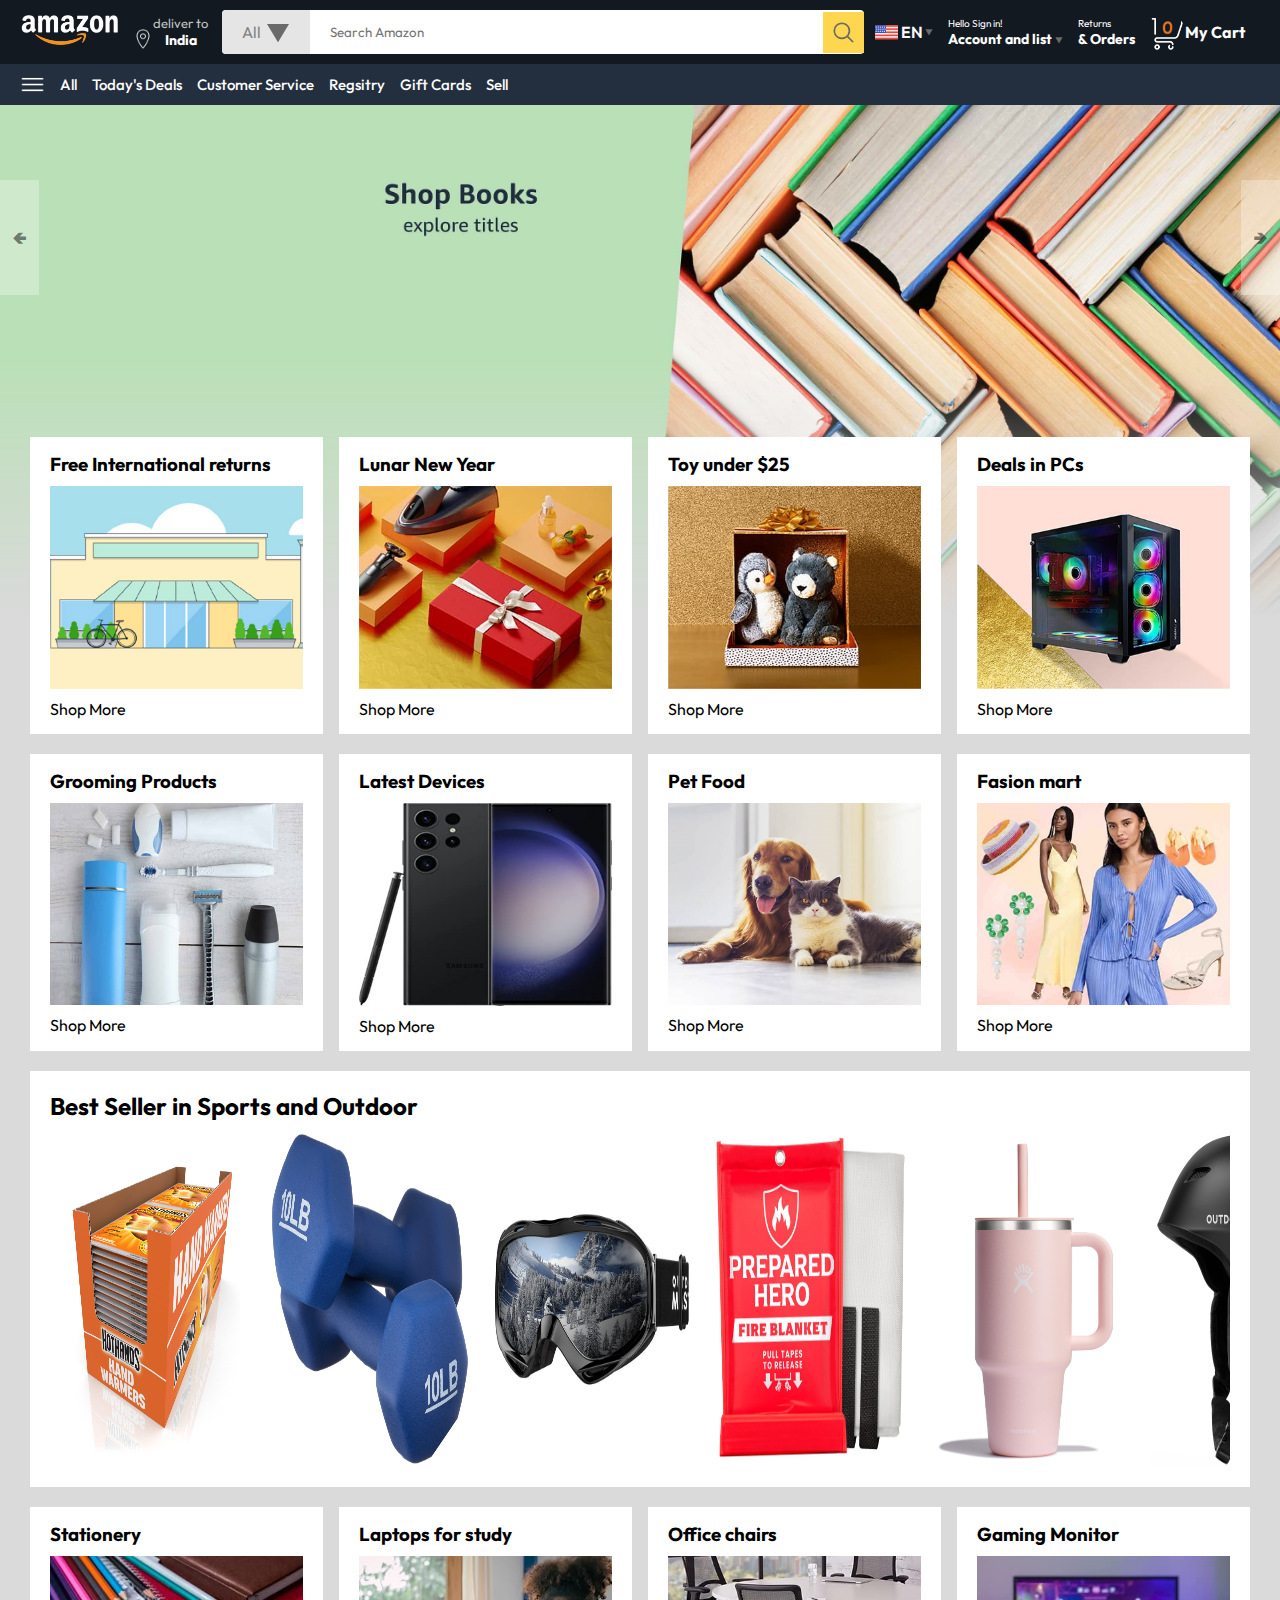
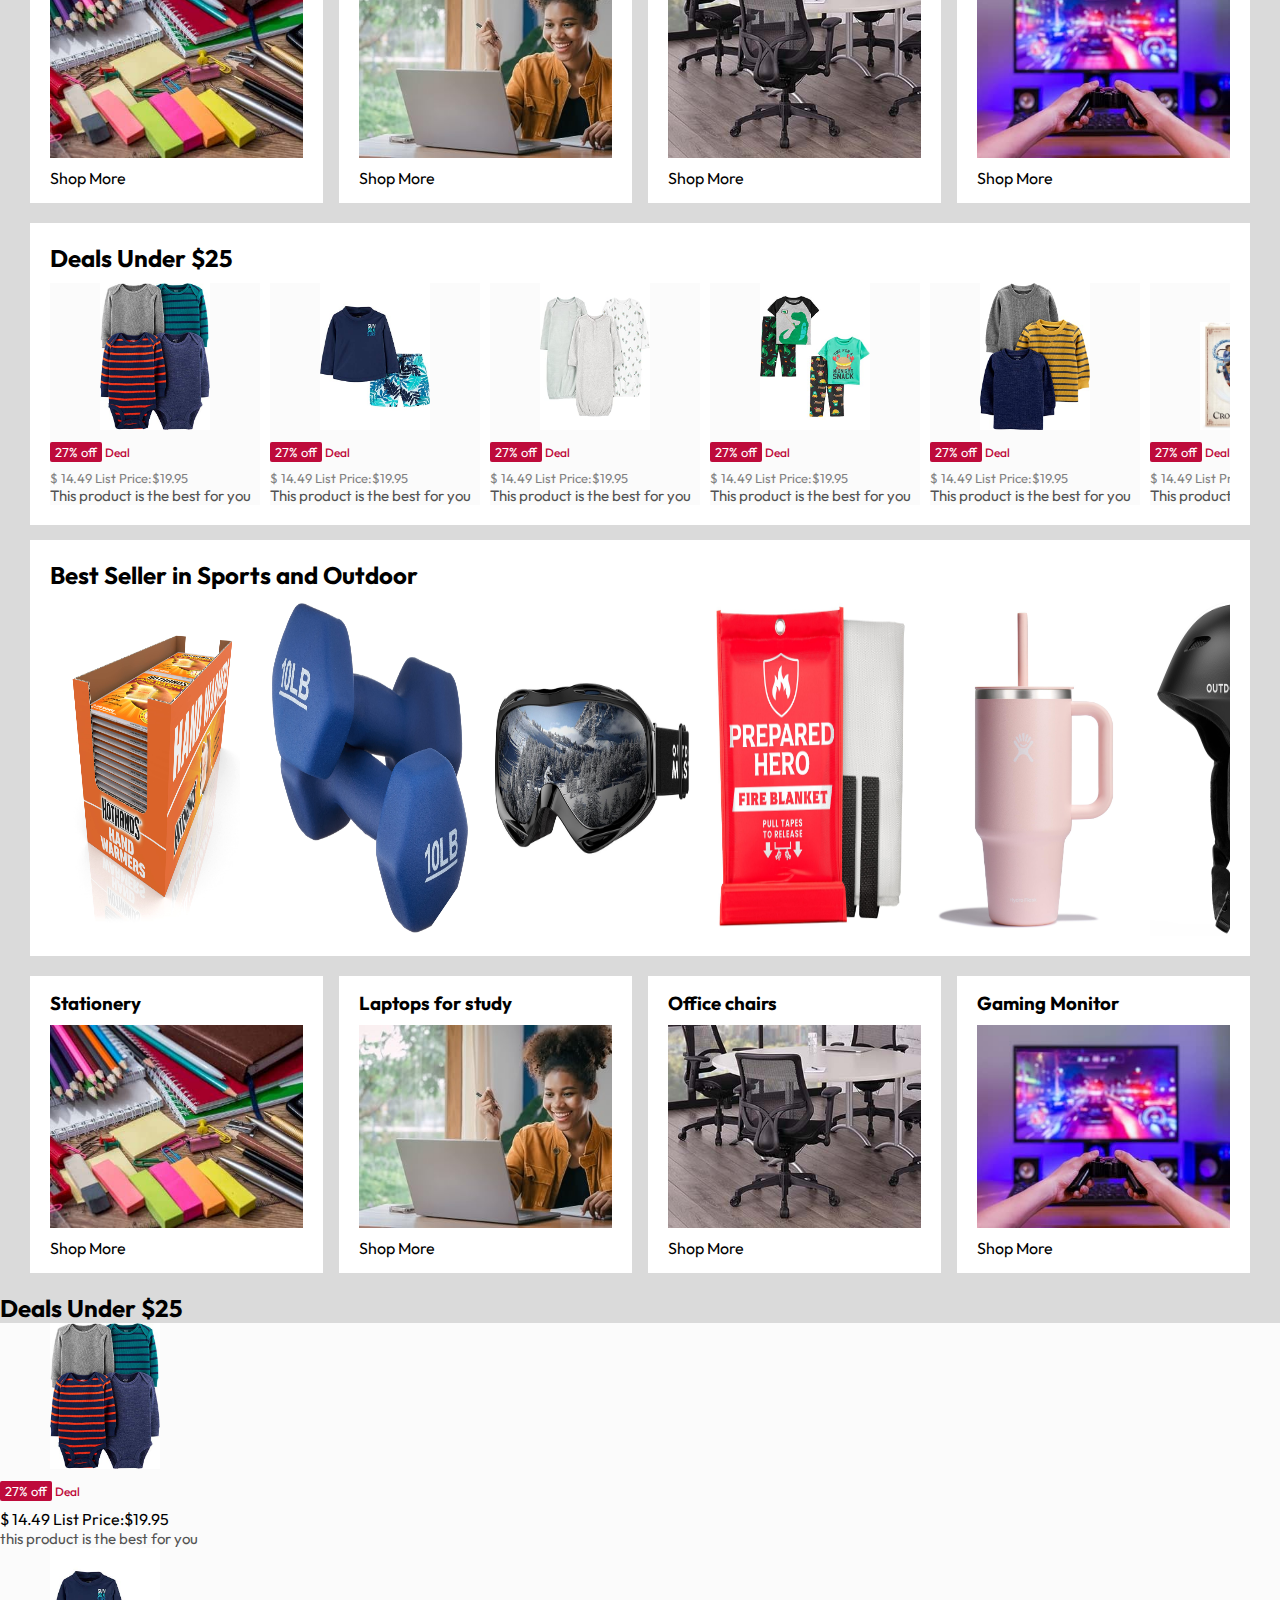
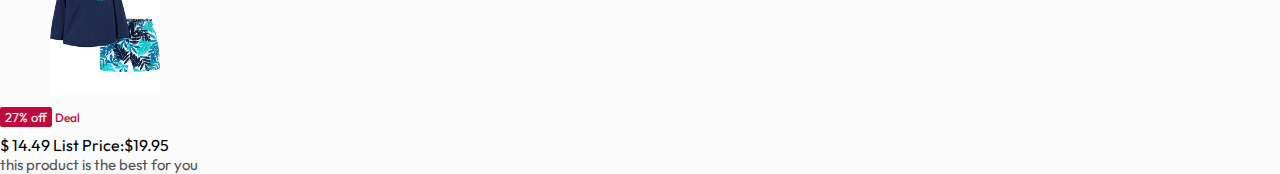
<file: index.html>
<!DOCTYPE html>
<html lang="en">
<head>
    <meta charset="UTF-8">
    <meta name="viewport" content="width=device-width, initial-scale=1.0">
    <title>Amazon Clone</title>
    <link rel="stylesheet" href="style.css">
</head>
<body>
    <nav>
        <a href=""> <img src="./assets/amazon_logo.png" width="100" alt="">
        </a>
        
        <div class="nav-country">
            <img src="./assets/location_icon.png" height="20" alt="">
            <div>
                <p>deliver to</p>
                <h1>India</h1>
            </div>
        </div>

        <div class="nav-search">
            <div class="nav-search-category">
<p>All</p>
<img src="./assets/dropdown_icon.png" alt="">
            </div>

            <input type="text" class="nav-search-input" placeholder="Search Amazon">
            <img src="./assets/search_icon.png" alt="" class="nav-search-icon">
        </div>

<div class="nav-language">
    <img src="./assets/us_flag.png" width="25px" alt="">
    <p>EN</p>
    <img src="./assets/dropdown_icon.png" width="8px" alt="">
</div> 

<div class="nav-text">
    <p>Hello Sign in!</p>
    <h1>Account and list <img src="./assets/dropdown_icon.png" width="8px" alt=""></h1>
</div>

<div class="nav-text">
    <p>Returns</p>
    <h1>& Orders</h1></div>

<div class="nav-cart">
    <img src="./assets/cart_icon.png" width="35px" alt="">
    <h4>My Cart</h4>
</div>    

           </nav>

<div class="nav-bottom">
    <div>
        <img src="./assets/menu_icon.png" width="25px" alt="">
        <p>All</p>
        <p>Today's Deals</p>
        <p>Customer Service</p>
        <p>Regsitry</p>
        <p>Gift Cards</p>
        <p>Sell</p>
    </div>
</div>

<div class="header-slider">
    <a href="#" class="control_prev">&#8592</a>
    <a href="#" class="control_next">&#8594</a>
    <ul>
        <img src="./assets/header1.jpg" class="header-img" alt="">
        <img src="./assets/header2.jpg" class="header-img" alt="">
        <img src="./assets/header3.jpg" class="header-img" alt="">
        <img src="./assets/header4.jpg" class="header-img" alt="">
        <img src="./assets/header5.jpg" class="header-img" alt="">
        <img src="./assets/header6.jpg" class="header-img" alt="">
        
    </ul>
</div> 

<div class="box-row header-box">
    <div class="box-col">
        <h3>Free International returns</h3>
        <img src="./assets/box1-1.jpg" alt="">
        <a href="/">Shop More</a>
    </div>
    <div class="box-col">
        <h3>Lunar New Year</h3>
        <img src="./assets/box1-2.jpg" alt="">
        <a href="/">Shop More</a>
    </div>
    <div class="box-col">
        <h3>Toy under $25</h3>
        <img src="./assets/box1-3.jpg" alt="">
        <a href="/">Shop More</a>
    </div>
    <div class="box-col">
        <h3>Deals in PCs</h3>
        <img src="./assets/box1-4.jpg" alt="">
    <a href="/">Shop More</a>
        </div>
</div>


<div class="box-row">
    <div class="box-col">
        <h3>Grooming Products</h3>
        <img src="./assets/box2-1.jpg" alt="">
        <a href="/">Shop More</a>
    </div>
    <div class="box-col">
        <h3>Latest Devices</h3>
        <img src="./assets/box2-2.jpg" alt="">
        <a href="/">Shop More</a>
    </div>
    <div class="box-col">
        <h3>Pet Food</h3>
        <img src="./assets/box2-3.jpg" alt="">
        <a href="/">Shop More</a>
    </div>
    <div class="box-col">
        <h3>Fasion mart</h3>
        <img src="./assets/box2-4.jpg" alt="">
        <a href="/">Shop More</a>
    </div>
    </div>
    <div class="product-slider">
        <h2>Best Seller in Sports and Outdoor</h2>
        <div class="product">
            <img src="./assets/product1-1.jpg" alt="">
            <img src="./assets/product1-2.jpg" alt="">
            <img src="./assets/product1-3.jpg" alt="">
            <img src="./assets/product1-4.jpg" alt="">
            <img src="./assets/product1-5.jpg" alt="">
            <img src="./assets/product1-6.jpg" alt="">
            <img src="./assets/product1-7.jpg" alt="">
            <img src="./assets/product1-8.jpg" alt="">
            <img src="./assets/product1-9.jpg" alt="">
            <img src="./assets/product1-10.jpg" alt="">
            
        </div>
    </div>
    <div class="box-row">
        <div class="box-col">
            <h3>Stationery</h3>
            <img src="./assets/box3-1.jpg" alt="">
            <a href="/">Shop More</a>
        </div>
        <div class="box-col">
            <h3>Laptops for study</h3>
            <img src="./assets/box3-2.jpg" alt="">
            <a href="/">Shop More</a>
        </div>
        <div class="box-col">
            <h3>Office chairs</h3>
            <img src="./assets/box3-3.jpg" alt="">
            <a href="/">Shop More</a>
        </div>
        <div class="box-col">
            <h3>Gaming Monitor</h3>
            <img src="./assets/box3-4.jpg" alt="">
            <a href="/">Shop More</a>
        </div>
        </div> 
        <div class="product-slider-with-price">
            <h2>Deals Under $25</h2>
            <div class="product">
                <div class="product-card">
                    <div class="product-img-container">
                        <img src="./assets/product2-1.jpg" alt="">
                    </div>
                    <div class="product-offer">
                        <p>27% off</p> <span>Deal</span>
                    </div>
                    <p class="product-price">$ <span>14.49</span> List Price:$19.95</p>
                <h4>This product is the best for you</h4>
                </div>

             

                <div class="product-card">
                    <div class="product-img-container">
                        <img src="./assets/product2-2.jpg" alt="">
                    </div>
                    <div class="product-offer">
                        <p>27% off</p> <span>Deal</span>
                    </div>
                    <p class="product-price">$ <span>14.49</span> List Price:$19.95</p>
                <h4>This product is the best for you</h4>
                </div>

                <div class="product-card">
                    <div class="product-img-container">
                        <img src="./assets/product2-3.jpg" alt="">
                    </div>
                    <div class="product-offer">
                        <p>27% off</p> <span>Deal</span>
                    </div>
                    <p class="product-price">$ <span>14.49</span> List Price:$19.95</p>
                <h4>This product is the best for you</h4>
                </div>

                <div class="product-card">
                    <div class="product-img-container">
                        <img src="./assets/product2-4.jpg" alt="">
                    </div>
                    <div class="product-offer">
                        <p>27% off</p> <span>Deal</span>
                    </div>
                    <p class="product-price">$ <span>14.49</span> List Price:$19.95</p>
                <h4>This product is the best for you</h4>
                </div>

                <div class="product-card">
                    <div class="product-img-container">
                        <img src="./assets/product2-5.jpg" alt="">
                    </div>
                    <div class="product-offer">
                        <p>27% off</p> <span>Deal</span>
                    </div>
                    <p class="product-price">$ <span>14.49</span> List Price:$19.95</p>
                <h4>This product is the best for you</h4>
                </div>

                <div class="product-card">
                    <div class="product-img-container">
                        <img src="./assets/product2-6.jpg" alt="">
                    </div>
                    <div class="product-offer">
                        <p>27% off</p> <span>Deal</span>
                    </div>
                    <p class="product-price">$ <span>14.49</span> List Price:$19.95</p>
                <h4>This product is the best for you</h4>
                </div>

                <div class="product-card">
                    <div class="product-img-container">
                        <img src="./assets/product2-7.jpg" alt="">
                    </div>
                    <div class="product-offer">
                        <p>27% off</p> <span>Deal</span>
                    </div>
                    <p class="product-price">$ <span>14.49</span> List Price:$19.95</p>
                <h4>This product is the best for you</h4>
                </div>

                <div class="product-card">
                    <div class="product-img-container">
                        <img src="./assets/product2-8.jpg" alt="">
                    </div>
                    <div class="product-offer">
                        <p>27% off</p> <span>Deal</span>
                    </div>
                    <p class="product-price">$ <span>14.49</span> List Price:$19.95</p>
                <h4>This product is the best for you</h4>
                </div>

                <div class="product-card">
                    <div class="product-img-container">
                        <img src="./assets/product2-9.jpg" alt="">
                    </div>
                    <div class="product-offer">
                        <p>27% off</p> <span>Deal</span>
                    </div>
                    <p class="product-price">$ <span>14.49</span> List Price:$19.95</p>
                <h4>This product is the best for you</h4>
                </div>

                <div class="product-card">
                    <div class="product-img-container">
                        <img src="./assets/product2-10.jpg" alt="">
                    </div>
                    <div class="product-offer">
                        <p>27% off</p> <span>Deal</span>
                    </div>
                    <p class="product-price">$ <span>14.49</span> List Price:$19.95</p>
                <h4>This product is the best for you</h4>
                </div>

                <div class="product-card">
                    <div class="product-img-container">
                        <img src="./assets/product2-11.jpg" alt="">
                    </div>
                    <div class="product-offer">
                        <p>27% off</p> <span>Deal</span>
                    </div>
                    <p class="product-price">$ <span>14.49</span> List Price:$19.95</p>
                <h4>This product is the best for you</h4>
                </div>
            </div>
        </div> 
        
        

        <div class="product-slider">
            <h2>Best Seller in Sports and Outdoor</h2>
            <div class="product">
                <img src="./assets/product1-1.jpg" alt="">
                <img src="./assets/product1-2.jpg" alt="">
                <img src="./assets/product1-3.jpg" alt="">
                <img src="./assets/product1-4.jpg" alt="">
                <img src="./assets/product1-5.jpg" alt="">
                <img src="./assets/product1-6.jpg" alt="">
                <img src="./assets/product1-7.jpg" alt="">
                <img src="./assets/product1-8.jpg" alt="">
                <img src="./assets/product1-9.jpg" alt="">
                <img src="./assets/product1-10.jpg" alt="">
                
            </div>
        </div>   
        
        <div class="box-row">
            <div class="box-col">
                <h3>Stationery</h3>
                <img src="./assets/box3-1.jpg" alt="">
                <a href="/">Shop More</a>
            </div>
            <div class="box-col">
                <h3>Laptops for study</h3>
                <img src="./assets/box3-2.jpg" alt="">
                <a href="/">Shop More</a>
            </div>
            <div class="box-col">
                <h3>Office chairs</h3>
                <img src="./assets/box3-3.jpg" alt="">
                <a href="/">Shop More</a>
            </div>
            <div class="box-col">
                <h3>Gaming Monitor</h3>
                <img src="./assets/box3-4.jpg" alt="">
                <a href="/">Shop More</a>
            </div>
            </div>

<div class="products-slider-with-price">
    <h2>Deals Under $25</h2>
    <div class="products">
        <div class="product-card">
            <div class="product-image-container">
                <img src="./assets/product2-1.jpg" alt="">
            </div>
            <div class="product-offer">
                <p>27% off</p> <span>Deal</span>
            </div>
            <p>$ <span>14.49</span> List Price:$19.95</p>
<h4>
    this product is the best for you
</h4>        

</div> 

<div class="product-card">
    <div class="product-image-container">
        <img src="./assets/product2-2.jpg" alt="">
    </div>
    <div class="product-offer">
        <p>27% off</p> <span>Deal</span>
    </div>
    <p>$ <span>14.49</span> List Price:$19.95</p>
<h4>
this product is the best for you
</h4>        

</div> 

    </div>
</div>            
<script src="script.js"></script>
</body>
</html>
</file>
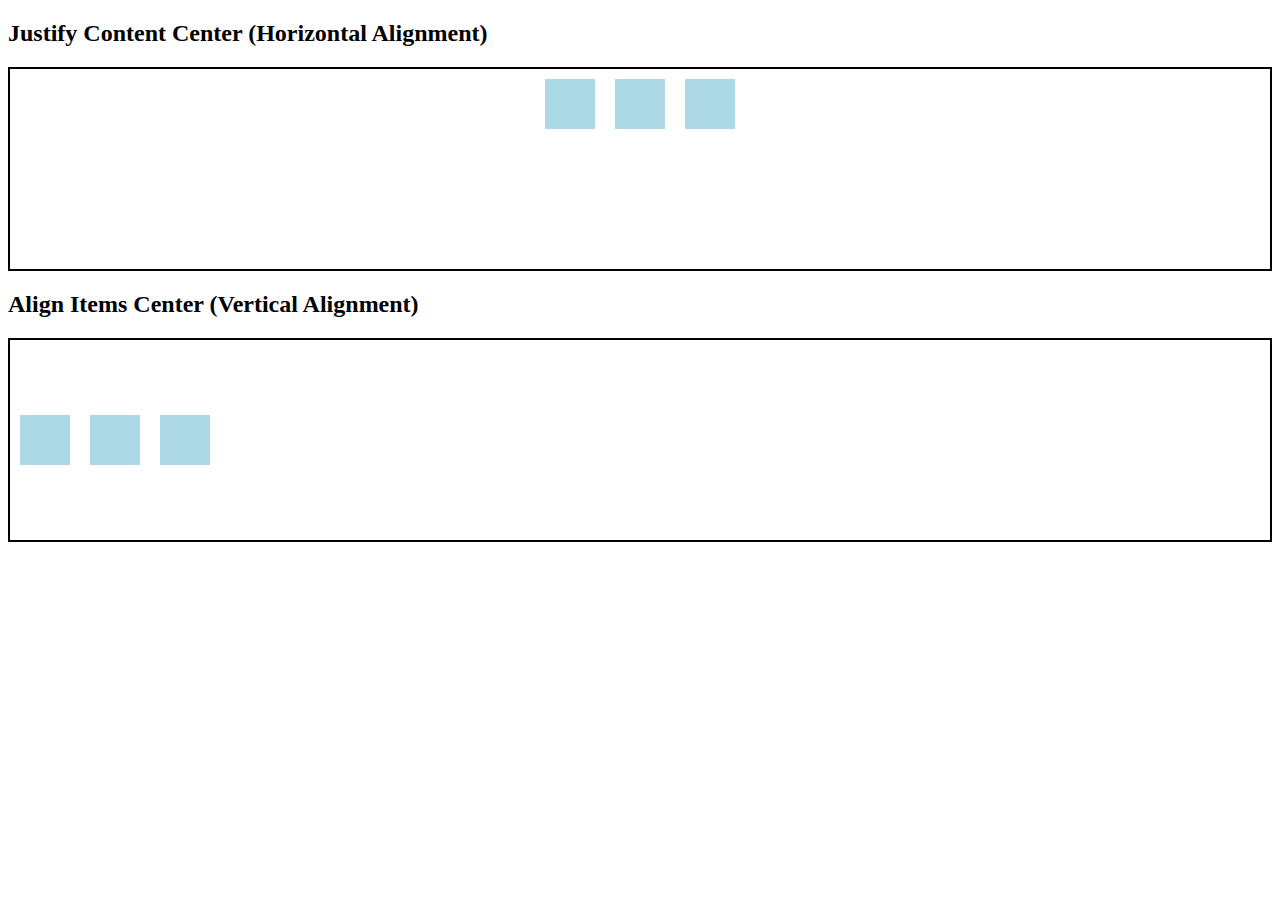
<file: test.html>
<!DOCTYPE html>
<html lang="en">
<head>
    <meta charset="UTF-8">
    <meta name="viewport" content="width=device-width, initial-scale=1.0">
    <title>Align vs Justify</title>
    <style>
        .container {
            display: flex;
            height: 200px;
            border: 2px solid black;
        }

        .justify-center {
            flex-direction:;
            justify-content: center; /* Aligns items horizontally (main axis) */
        }

        .align-center {
            flex-direction: ;
            align-items: center; /* Aligns items vertically (cross axis) */
        }

        .box {
            width: 50px;
            height: 50px;
            background-color: lightblue;
            margin: 10px;
        }
    </style>
</head>
<body>
    <h2>Justify Content Center (Horizontal Alignment)</h2>
    <div class="container justify-center">
        <div class="box"></div>
        <div class="box"></div>
        <div class="box"></div>
    </div>

    <h2>Align Items Center (Vertical Alignment)</h2>
    <div class="container align-center">
        <div class="box"></div>
        <div class="box"></div>
        <div class="box"></div>
    </div>
</body>
</html>
</file>
<file: style.css>
@import url('https://fonts.googleapis.com/css2?family=Outfit:wght@100..900&display=swap');

.nice{
    background-color: #000000;
}
*{
    box-sizing: border-box;
    font-family: Outfit;
    padding: 0;
    margin: 0;
}
body{
    background-color: #dadada;
}

a{
    text-decoration:none;
    color: inherit;
}

nav{
    display: flex;
    align-items: center;
    justify-content:space-between;
    color: rgb(255, 255, 255);
    background-color: #131921;
    padding: 10px 20px;
}
.nav-country{
    display: flex;
    align-items: end;
    margin-left: 13px;
    font-size: 13px;
    color: #c4c4c4; ;
}
.nav-country h1{
    display: flex;
    color: #fff;
   
}
.nav-country h1{
    display: flex;
    font-size: 14px;
    justify-content: center;
}

.nav-search{
    flex: 1;
    display: flex;
    align-items: center;
    background-color: #fff;
    max-width: 1000px;
    color: gray;
    border-radius: 4px;
margin-left: 14px;
}

.nav-search-category{
    display: flex;
    align-items: center;
    padding: 10px 20px;
    gap: 5px;
    background: #e5e5e5;
    border-radius: 4px 0 0 4px;
}

.nav-search-input{
    border: none;
    outline: none;
    padding-left: 20px;
    width: 100%;
}

.nav-search-icon{
    background: #ffd64f;
    max-width: 41px;
    padding: 8px;
    border-radius: 0 4px 4px o;
}

.nav-language{
    display: flex;
    align-items: center;
    gap: 2px;
    margin-left: 10px;
    font-weight: 600;
}

.nav-text{
    margin-left: 15px;
}

.nav-text p {
    font-size: 10px;
}

.nav-text h1{
    font-size: 14px;
}

.nav-cart{
    display: flex;
    align-items: center ;
    margin:0 15px;
}

.nav-bottom{
    display: flex;
    align-items: center;
    gap: 50px;
    background: #232f3e;
    color: #fff;
    padding: 8px 20px;
    font-size: 15px;
}

.nav-bottom div{
    font-weight: 500;
    display: flex;
    align-items: center;
    gap: 15px;
}
.header-img{
    max-width: 100%;
    mask-image: linear-gradient(to bottom,#000000 50%,transparent 100%);
}

.header-slider ul{
display: flex;
overflow-y: hidden;

}
.header-slider a{
    position: absolute;
    top:20%;
    z-index: 1;
    padding: 5vh 1vw;
    background: #ffffff4f;
    color: #0000007b;
    text-decoration: none;
    font-weight: 900;
    font-size: 20px;
    cursor: pointer;

}

.control_next{
    right: 0;
}

.box-row{
    display: flex;
    flex-wrap: wrap;
    row-gap: 20px;
    justify-content: space-between;
    margin: 20px 30px;
}
.box-col{
    display: flex;
    flex-direction: column;
    gap: 10px;
    padding: 15px 20px;
    background: #fff;
    max-width: 24%;
    min-width: 200px;
    min-height: 200px;
    z-index: 1;
}

.header-box{
    margin-top: -20vh;
}

.product-slider{
    background: #fff;
    margin: 0 30px;
    padding: 20px;
    margin-bottom: 15px;

}

.product-slider .product{
    display: flex;
    overflow-x: auto;
    gap: 20px;
    margin-top: 10px;

}

.product-slider .product img{
    max-width: 200px;
    max-height: 200,;
}

.product-slider .product::-webkit-scrollbar{
    display: none;
}

.product-slider-with-price .product{
    display: flex;
    overflow-x: auto;
    gap: 10px;
    margin-top: 10px;

}

.product-slider-with-price .product::-webkit-scrollbar{
    display: none;
}

.product-card{
    display: flex;
    flex-direction: column;
    justify-content: end;
     min-width: 210px;
    background: #fbfbfb;
}

.product-card img{
    width: 110px;
    margin: 0 50px;

}

.product-offer p {
    background: #be0b3b;
    color: #fff;
    display: inline-block;
    padding: 2px 5px;
    border-radius: 2px;
    margin: 8px 0;
    font-size: 13px;
}

.product-offer span{
    color: #be0b3b;
    font-weight: 500;
    font-size: 12px;
}

.product-price{
    color: gray;
    font-size: 13px;
}

.product-card h4{
    color: #525252;
    font-size: 15px;
    font-weight: 400;
}

.product-slider-with-price{
    background: #fff;
margin: 0 30px;
padding: 20px;
margin-bottom: 15px;
}
.product-slider-with-price .product{
    display: flex;
    overflow-y: auto;
    gap: 10px;
    margin-top: 10px;
}

.cool{
    display: flex;
    align-items: start;
}
</file>
